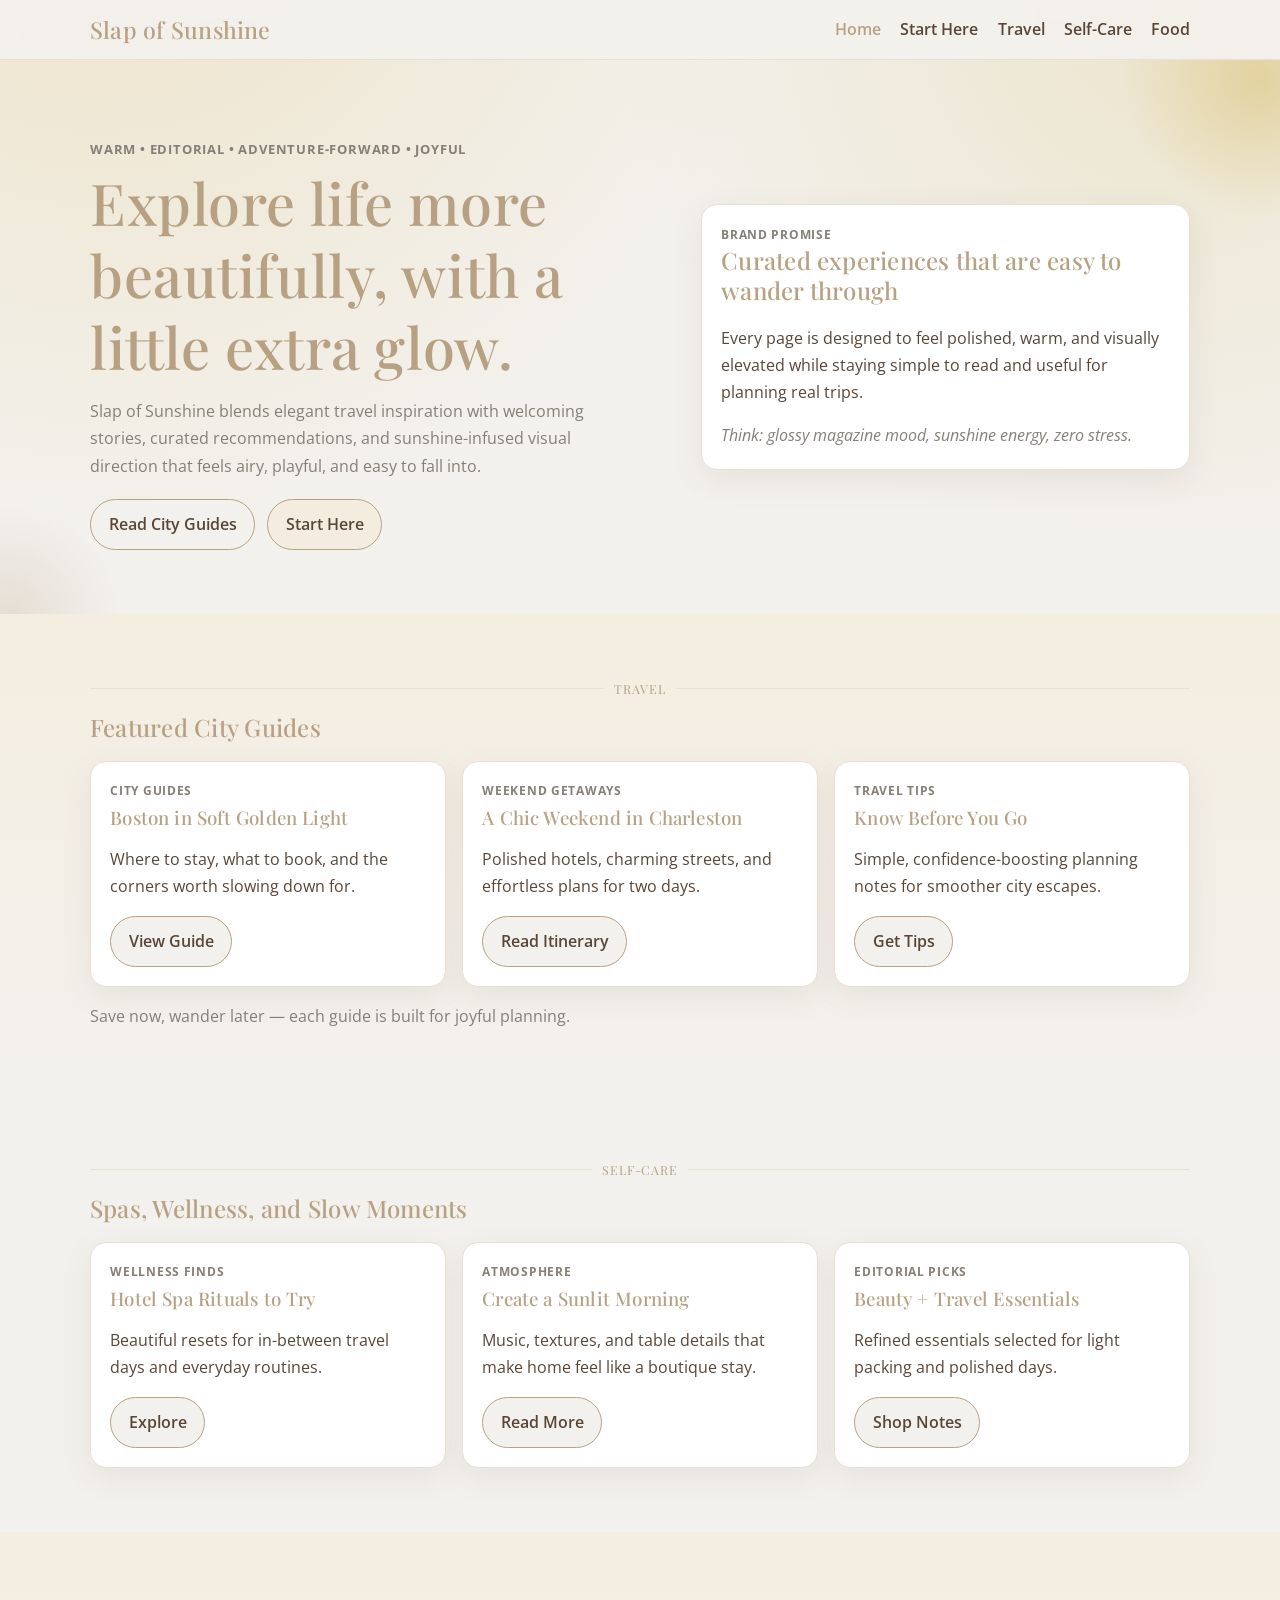
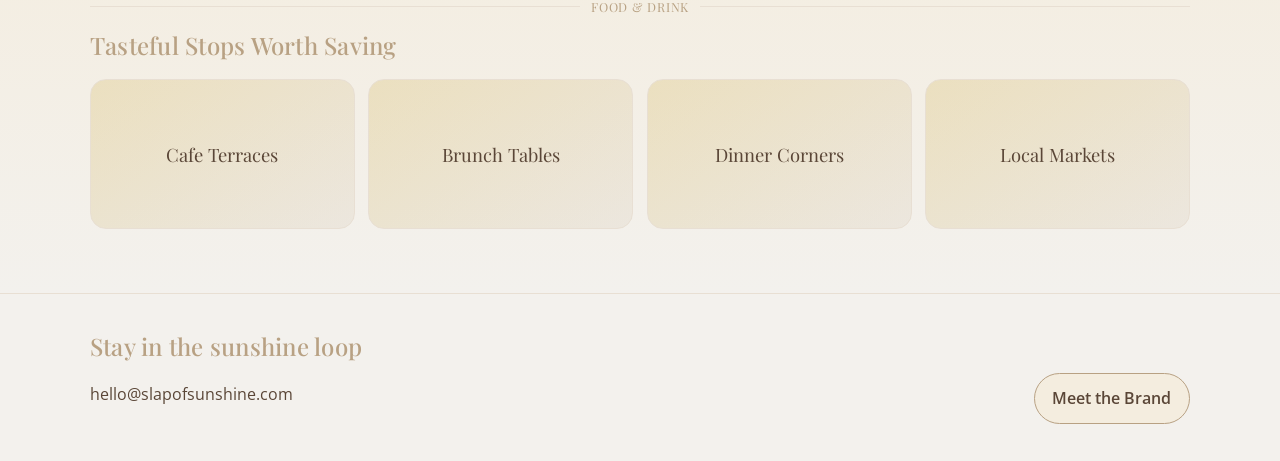
<file: index.html>
<!doctype html>
<html lang="en">
  <head>
    <meta charset="UTF-8" />
    <meta name="viewport" content="width=device-width, initial-scale=1.0" />
    <title>Slap of Sunshine | Editorial Travel & Lifestyle</title>
    <meta
      name="description"
      content="Slap of Sunshine is a warm, editorial travel and lifestyle destination for curated city guides, self-care ideas, and food discoveries."
    />
    <link rel="preconnect" href="https://fonts.googleapis.com" />
    <link rel="preconnect" href="https://fonts.gstatic.com" crossorigin />
    <link
      href="https://fonts.googleapis.com/css2?family=Open+Sans:wght@400;600;700&family=Playfair+Display:wght@400;500;600&display=swap"
      rel="stylesheet"
    />
    <link rel="stylesheet" href="styles.css" />
  </head>
  <body>
    <header class="site-header">
      <div class="container nav-wrap">
        <a class="brand" href="index.html">Slap of Sunshine</a>
        <nav aria-label="Primary">
          <ul class="nav-links">
            <li><a href="index.html" aria-current="page">Home</a></li>
            <li><a href="about.html">Start Here</a></li>
            <li><a href="#travel">Travel</a></li>
            <li><a href="#self-care">Self-Care</a></li>
            <li><a href="#food">Food</a></li>
          </ul>
        </nav>
      </div>
    </header>

    <main>
      <section class="hero">
        <div class="glow glow-one" aria-hidden="true"></div>
        <div class="glow glow-two" aria-hidden="true"></div>
        <div class="container hero-grid">
          <div>
            <p class="eyebrow">Warm • Editorial • Adventure-forward • Joyful</p>
            <h1>Explore life more beautifully, with a little extra glow.</h1>
            <p class="hero-copy">
              Slap of Sunshine blends elegant travel inspiration with welcoming stories,
              curated recommendations, and sunshine-infused visual direction that feels
              airy, playful, and easy to fall into.
            </p>
            <div class="cta-row">
              <a href="#travel" class="btn">Read City Guides</a>
              <a href="about.html" class="btn btn-accent">Start Here</a>
            </div>
          </div>
          <article class="card">
            <p class="card-label">Brand Promise</p>
            <h2>Curated experiences that are easy to wander through</h2>
            <p>
              Every page is designed to feel polished, warm, and visually elevated while
              staying simple to read and useful for planning real trips.
            </p>
            <p class="happy-note">Think: glossy magazine mood, sunshine energy, zero stress.</p>
          </article>
        </div>
      </section>

      <section class="section alt-bg" id="travel">
        <div class="container">
          <div class="divider" role="presentation"><span>Travel</span></div>
          <h2 class="section-title">Featured City Guides</h2>
          <div class="feature-grid">
            <article class="card feature">
              <p class="card-label">City Guides</p>
              <h3>Boston in Soft Golden Light</h3>
              <p>Where to stay, what to book, and the corners worth slowing down for.</p>
              <a class="btn" href="#">View Guide</a>
            </article>
            <article class="card feature">
              <p class="card-label">Weekend Getaways</p>
              <h3>A Chic Weekend in Charleston</h3>
              <p>Polished hotels, charming streets, and effortless plans for two days.</p>
              <a class="btn" href="#">Read Itinerary</a>
            </article>
            <article class="card feature">
              <p class="card-label">Travel Tips</p>
              <h3>Know Before You Go</h3>
              <p>Simple, confidence-boosting planning notes for smoother city escapes.</p>
              <a class="btn" href="#">Get Tips</a>
            </article>
          </div>
          <p class="section-footnote">Save now, wander later — each guide is built for joyful planning.</p>
        </div>
      </section>

      <section class="section" id="self-care">
        <div class="container">
          <div class="divider" role="presentation"><span>Self-Care</span></div>
          <h2 class="section-title">Spas, Wellness, and Slow Moments</h2>
          <div class="feature-grid">
            <article class="card feature">
              <p class="card-label">Wellness Finds</p>
              <h3>Hotel Spa Rituals to Try</h3>
              <p>Beautiful resets for in-between travel days and everyday routines.</p>
              <a class="btn" href="#">Explore</a>
            </article>
            <article class="card feature">
              <p class="card-label">Atmosphere</p>
              <h3>Create a Sunlit Morning</h3>
              <p>Music, textures, and table details that make home feel like a boutique stay.</p>
              <a class="btn" href="#">Read More</a>
            </article>
            <article class="card feature">
              <p class="card-label">Editorial Picks</p>
              <h3>Beauty + Travel Essentials</h3>
              <p>Refined essentials selected for light packing and polished days.</p>
              <a class="btn" href="#">Shop Notes</a>
            </article>
          </div>
        </div>
      </section>

      <section class="section alt-bg" id="food">
        <div class="container">
          <div class="divider" role="presentation"><span>Food & Drink</span></div>
          <h2 class="section-title">Tasteful Stops Worth Saving</h2>
          <div class="gallery">
            <div class="tile">Cafe Terraces</div>
            <div class="tile">Brunch Tables</div>
            <div class="tile">Dinner Corners</div>
            <div class="tile">Local Markets</div>
          </div>
        </div>
      </section>
    </main>

    <footer class="site-footer">
      <div class="container footer-wrap">
        <div>
          <h2>Stay in the sunshine loop</h2>
          <p>hello@slapofsunshine.com</p>
        </div>
        <a href="about.html" class="btn btn-accent">Meet the Brand</a>
      </div>
    </footer>
  </body>
</html>
</file>
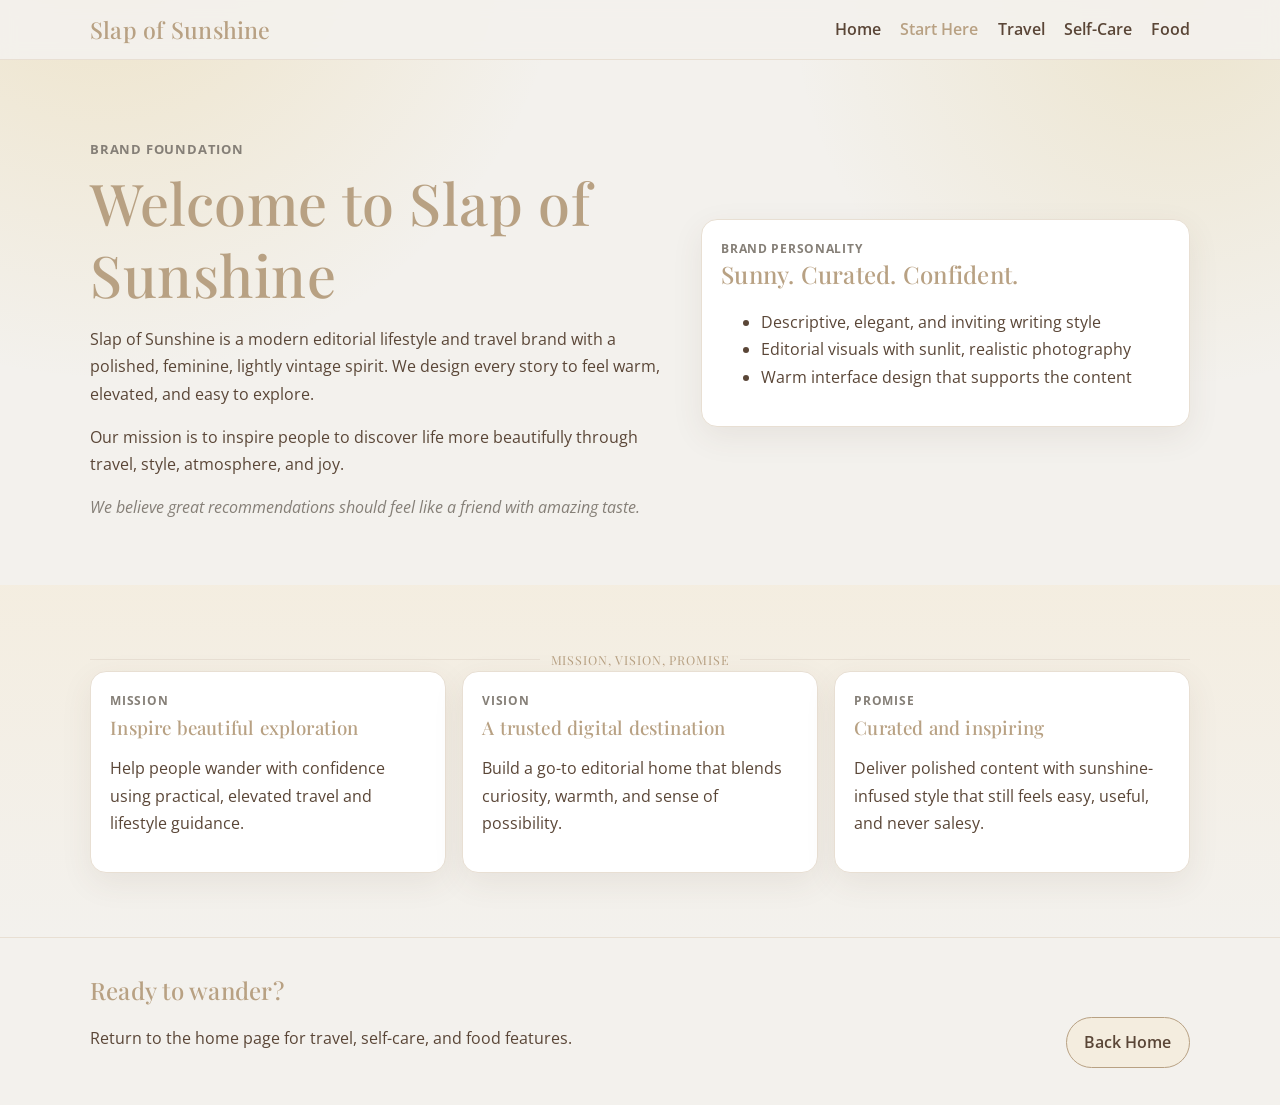
<file: about.html>
<!doctype html>
<html lang="en">
  <head>
    <meta charset="UTF-8" />
    <meta name="viewport" content="width=device-width, initial-scale=1.0" />
    <title>Start Here | Slap of Sunshine</title>
    <meta
      name="description"
      content="Start here to learn Slap of Sunshine's mission, vision, and editorial style for travel and lifestyle storytelling."
    />
    <link rel="preconnect" href="https://fonts.googleapis.com" />
    <link rel="preconnect" href="https://fonts.gstatic.com" crossorigin />
    <link
      href="https://fonts.googleapis.com/css2?family=Open+Sans:wght@400;600;700&family=Playfair+Display:wght@400;500;600&display=swap"
      rel="stylesheet"
    />
    <link rel="stylesheet" href="styles.css" />
  </head>
  <body>
    <header class="site-header">
      <div class="container nav-wrap">
        <a class="brand" href="index.html">Slap of Sunshine</a>
        <nav aria-label="Primary">
          <ul class="nav-links">
            <li><a href="index.html">Home</a></li>
            <li><a href="about.html" aria-current="page">Start Here</a></li>
            <li><a href="index.html#travel">Travel</a></li>
            <li><a href="index.html#self-care">Self-Care</a></li>
            <li><a href="index.html#food">Food</a></li>
          </ul>
        </nav>
      </div>
    </header>

    <main>
      <section class="section">
        <div class="container split">
          <div>
            <p class="eyebrow">Brand Foundation</p>
            <h1>Welcome to Slap of Sunshine</h1>
            <p>
              Slap of Sunshine is a modern editorial lifestyle and travel brand with a
              polished, feminine, lightly vintage spirit. We design every story to feel
              warm, elevated, and easy to explore.
            </p>
            <p>
              Our mission is to inspire people to discover life more beautifully through
              travel, style, atmosphere, and joy.
            </p>
            <p class="happy-note">We believe great recommendations should feel like a friend with amazing taste.</p>
          </div>
          <aside class="card">
            <p class="card-label">Brand Personality</p>
            <h2>Sunny. Curated. Confident.</h2>
            <ul>
              <li>Descriptive, elegant, and inviting writing style</li>
              <li>Editorial visuals with sunlit, realistic photography</li>
              <li>Warm interface design that supports the content</li>
            </ul>
          </aside>
        </div>
      </section>

      <section class="section alt-bg">
        <div class="container">
          <div class="divider" role="presentation"><span>Mission, Vision, Promise</span></div>
          <div class="feature-grid">
            <article class="card feature">
              <p class="card-label">Mission</p>
              <h3>Inspire beautiful exploration</h3>
              <p>
                Help people wander with confidence using practical, elevated travel and
                lifestyle guidance.
              </p>
            </article>
            <article class="card feature">
              <p class="card-label">Vision</p>
              <h3>A trusted digital destination</h3>
              <p>
                Build a go-to editorial home that blends curiosity, warmth, and sense of
                possibility.
              </p>
            </article>
            <article class="card feature">
              <p class="card-label">Promise</p>
              <h3>Curated and inspiring</h3>
              <p>
                Deliver polished content with sunshine-infused style that still feels easy,
                useful, and never salesy.
              </p>
            </article>
          </div>
        </div>
      </section>
    </main>

    <footer class="site-footer">
      <div class="container footer-wrap">
        <div>
          <h2>Ready to wander?</h2>
          <p>Return to the home page for travel, self-care, and food features.</p>
        </div>
        <a href="index.html" class="btn btn-accent">Back Home</a>
      </div>
    </footer>
  </body>
</html>
</file>
<file: styles.css>
:root {
  --editorial-gold: #b8a183;
  --soft-sand: #f3f1ed;
  --mustard-sunshine: #c9a227;
  --deep-warm-brown: #5a4637;
  --warm-cream: #f4eddf;
  --body-taupe: #857f77;
  --vintage-marigold: #d4a017;
  --soft-border: #e8dfd3;
  --card: #ffffff;
  --shadow: 0 10px 32px rgba(90, 70, 55, 0.08);
  --radius: 1rem;
}

* {
  box-sizing: border-box;
}

body {
  margin: 0;
  font-family: "Open Sans", system-ui, -apple-system, Segoe UI, Roboto, sans-serif;
  background: radial-gradient(circle at 8% -8%, rgba(212, 160, 23, 0.18), transparent 28%),
    radial-gradient(circle at 92% 0%, rgba(201, 162, 39, 0.16), transparent 24%), var(--soft-sand);
  color: var(--deep-warm-brown);
  line-height: 1.7;
}

h1,
h2,
h3,
.brand {
  font-family: "Playfair Display", Georgia, serif;
  color: var(--editorial-gold);
  font-weight: 500;
  letter-spacing: 0.01em;
  line-height: 1.25;
  margin-top: 0;
}

a {
  color: inherit;
}

.container {
  width: min(1100px, 92%);
  margin: 0 auto;
}

.site-header {
  position: sticky;
  top: 0;
  backdrop-filter: blur(8px);
  background: rgba(243, 241, 237, 0.92);
  border-bottom: 1px solid var(--soft-border);
  z-index: 10;
}

.nav-wrap {
  display: flex;
  justify-content: space-between;
  align-items: center;
  padding: 0.95rem 0;
}

.brand {
  text-decoration: none;
  font-size: 1.45rem;
}

.nav-links {
  list-style: none;
  display: flex;
  gap: 1.2rem;
  margin: 0;
  padding: 0;
}

.nav-links a {
  text-decoration: none;
  color: var(--deep-warm-brown);
  font-weight: 600;
}

.nav-links a:hover,
.nav-links a[aria-current="page"] {
  color: var(--editorial-gold);
}

.hero,
.section {
  padding: 4rem 0;
}

.hero {
  position: relative;
  overflow: hidden;
}

.hero-grid,
.split {
  display: grid;
  grid-template-columns: 1.2fr 1fr;
  gap: 1.5rem;
  align-items: center;
}

.eyebrow {
  display: inline-block;
  margin-bottom: 0.35rem;
  color: var(--body-taupe);
  text-transform: uppercase;
  letter-spacing: 0.06em;
  font-size: 0.84rem;
  font-weight: 700;
}

h1 {
  font-size: clamp(2rem, 4.8vw, 3.6rem);
  margin-bottom: 0.75rem;
}

.section-title {
  margin: 0.8rem 0 1.2rem;
}

.hero-copy {
  max-width: 58ch;
  color: var(--body-taupe);
}

.card {
  background: var(--card);
  border: 1px solid var(--soft-border);
  border-radius: var(--radius);
  box-shadow: var(--shadow);
  padding: 1.2rem;
  transition: transform 0.2s ease, box-shadow 0.2s ease;
}

.card:hover {
  transform: translateY(-2px);
  box-shadow: 0 14px 34px rgba(90, 70, 55, 0.12);
}

.card-label {
  margin: 0;
  text-transform: uppercase;
  letter-spacing: 0.06em;
  font-size: 0.75rem;
  color: var(--body-taupe);
  font-weight: 700;
}

.cta-row {
  display: flex;
  gap: 0.75rem;
  flex-wrap: wrap;
  margin-top: 1.2rem;
}

.btn {
  display: inline-block;
  text-decoration: none;
  border-radius: 999px;
  border: 1px solid var(--editorial-gold);
  background: var(--soft-sand);
  color: var(--deep-warm-brown);
  padding: 0.68rem 1.1rem;
  font-weight: 600;
  transition: background-color 0.2s ease;
}

.btn:hover {
  background: var(--mustard-sunshine);
}

.btn-accent {
  background: var(--warm-cream);
}

.alt-bg {
  background: linear-gradient(180deg, rgba(244, 237, 223, 0.9), rgba(243, 241, 237, 0.95));
}

.divider {
  display: flex;
  align-items: center;
  gap: 0.65rem;
  color: var(--editorial-gold);
  font-family: "Playfair Display", Georgia, serif;
  text-transform: uppercase;
  letter-spacing: 0.07em;
  font-size: 0.78rem;
}

.divider::before,
.divider::after {
  content: "";
  height: 1px;
  flex: 1;
  background: var(--soft-border);
}

.feature-grid {
  display: grid;
  grid-template-columns: repeat(3, minmax(0, 1fr));
  gap: 1rem;
}

.feature h3 {
  margin: 0.3rem 0 0.45rem;
}

.gallery {
  display: grid;
  grid-template-columns: repeat(4, minmax(0, 1fr));
  gap: 0.85rem;
}

.tile {
  min-height: 150px;
  border-radius: var(--radius);
  border: 1px solid var(--soft-border);
  background: linear-gradient(145deg, rgba(201, 162, 39, 0.2), rgba(184, 161, 131, 0.12));
  display: grid;
  place-items: center;
  color: var(--deep-warm-brown);
  font-family: "Playfair Display", Georgia, serif;
  font-size: 1.15rem;
}

.site-footer {
  padding: 2.3rem 0;
  border-top: 1px solid var(--soft-border);
  background: var(--soft-sand);
}

.happy-note {
  margin-bottom: 0;
  color: var(--body-taupe);
  font-style: italic;
}

.section-footnote {
  margin: 1rem 0 0;
  color: var(--body-taupe);
}

.glow {
  position: absolute;
  border-radius: 999px;
  pointer-events: none;
  z-index: -1;
}

.glow-one {
  width: 280px;
  height: 280px;
  top: -120px;
  right: -120px;
  background: radial-gradient(circle, rgba(201, 162, 39, 0.3) 0%, rgba(201, 162, 39, 0) 70%);
}

.glow-two {
  width: 220px;
  height: 220px;
  bottom: -110px;
  left: -100px;
  background: radial-gradient(circle, rgba(184, 161, 131, 0.24) 0%, rgba(184, 161, 131, 0) 70%);
}

.footer-wrap {
  display: grid;
  grid-template-columns: 1fr auto;
  gap: 1rem;
  align-items: end;
}

@media (max-width: 860px) {
  .hero-grid,
  .split,
  .footer-wrap,
  .feature-grid {
    grid-template-columns: 1fr;
  }

  .gallery {
    grid-template-columns: repeat(2, minmax(0, 1fr));
  }

  .nav-links {
    display: none;
  }
}
</file>
